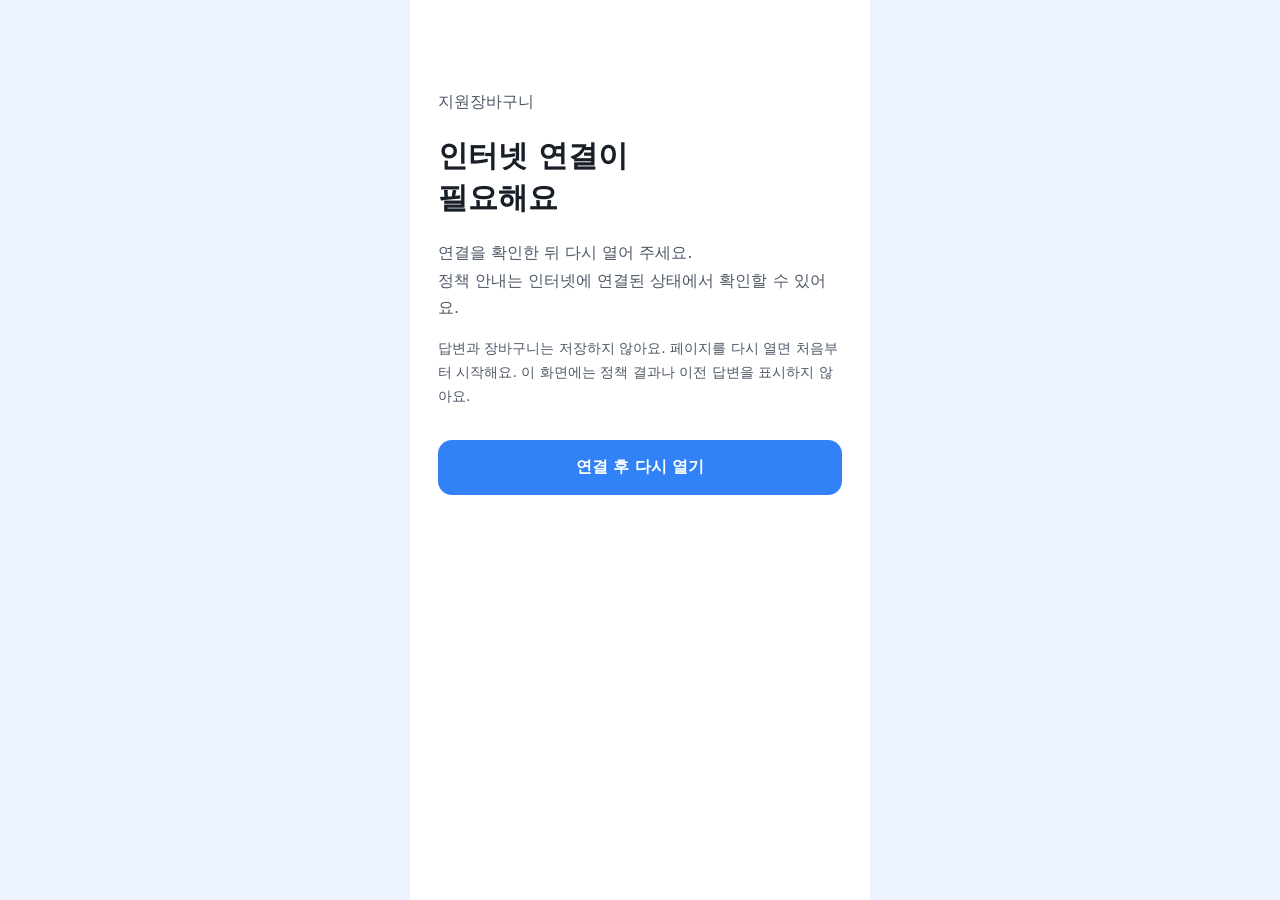
<file: demo/offline.html>
<!doctype html>
<html lang="ko"><head><meta charset="utf-8"><meta name="viewport" content="width=device-width,initial-scale=1"><meta name="theme-color" content="#3182f6"><title>연결이 필요해요 · 지원장바구니</title>
<style>body{margin:0;font-family:system-ui,sans-serif;color:#191f28;background:#eef4ff}main{box-sizing:border-box;max-width:460px;min-height:100dvh;margin:auto;padding:72px 28px;background:white}h1{font-size:30px;line-height:1.4}p{line-height:1.7;color:#4e5968}a{display:block;margin-top:32px;padding:17px;border-radius:14px;text-align:center;background:#3182f6;color:white;text-decoration:none;font-weight:700}.note{font-size:14px}a:focus-visible{outline:3px solid #191f28;outline-offset:4px}</style></head>
<body data-offline-page="jiwon-basket"><main><p>지원장바구니</p><h1>인터넷 연결이<br>필요해요</h1><p>연결을 확인한 뒤 다시 열어 주세요.<br>정책 안내는 인터넷에 연결된 상태에서 확인할 수 있어요.</p><p class="note">답변과 장바구니는 저장하지 않아요. 페이지를 다시 열면 처음부터 시작해요. 이 화면에는 정책 결과나 이전 답변을 표시하지 않아요.</p><a href="/demo/">연결 후 다시 열기</a></main></body></html>
</file>
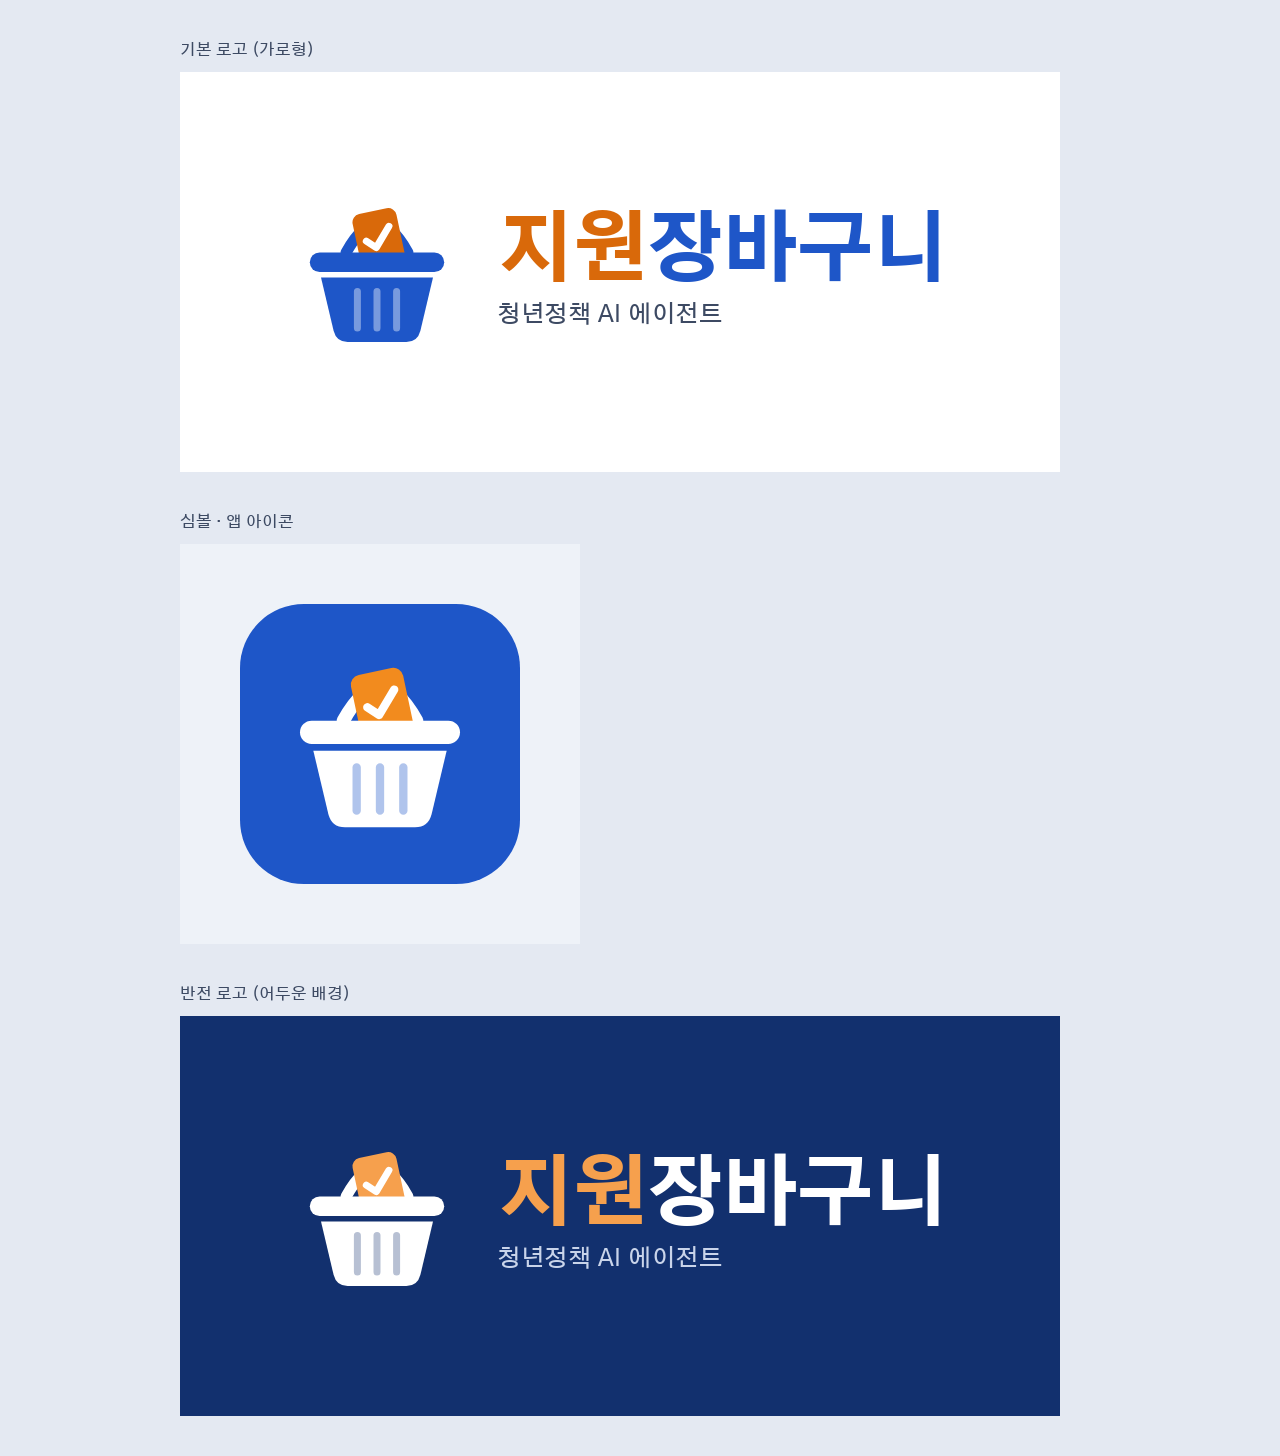
<file: assets/brand/logo-preview.html>
<!doctype html>
<html lang="ko">
<head>
<meta charset="utf-8">
<meta name="viewport" content="width=device-width, initial-scale=1">
<title>지원장바구니 로고</title>
<link rel="preconnect" href="https://fonts.googleapis.com">
<link rel="stylesheet" href="https://fonts.googleapis.com/css2?family=Gothic+A1:wght@500;800&display=swap">
<style>
  body { margin: 0; padding: 40px 24px; background: #E4E9F2; font-family: 'Gothic A1', 'Apple SD Gothic Neo', 'Malgun Gothic', sans-serif; color: #12306E; }
  main { max-width: 920px; margin: 0 auto; display: flex; flex-direction: column; gap: 40px; }
  h2 { margin: 0 0 12px; font-size: 16px; font-weight: 500; color: #3D4A63; }
  .scroll { overflow-x: auto; }
  .logo { width: 880px; height: 400px; display: flex; align-items: center; justify-content: center; gap: 36px; box-sizing: border-box; }
  .wordmark { font-size: 76px; font-weight: 800; letter-spacing: -2px; line-height: 1; }
  .tagline { font-size: 24px; font-weight: 500; letter-spacing: 0.5px; margin-top: 10px; }
  .light { background: #FFFFFF; }
  .dark { background: #12306E; color: #FFFFFF; }
  .symbol { width: 400px; height: 400px; background: #EEF2F8; display: flex; align-items: center; justify-content: center; }
  .icon { width: 280px; height: 280px; border-radius: 64px; background: #1E56C8; display: flex; align-items: center; justify-content: center; }
</style>
</head>
<body>
<main>

<section>
  <h2>기본 로고 (가로형)</h2>
  <div class="scroll">
    <div class="logo light">
      <svg width="168" height="168" viewBox="0 0 120 120" xmlns="http://www.w3.org/2000/svg" aria-label="지원장바구니 심볼">
        <path d="M38 46 Q60 6 82 46" fill="none" stroke="#1E56C8" stroke-width="8" stroke-linecap="round"/>
        <g transform="rotate(-12 62 40)">
          <rect x="46" y="16" width="32" height="40" rx="6" fill="#D9690A"/>
          <path d="M53 36 L59 42 L71 29" fill="none" stroke="#FFFFFF" stroke-width="5" stroke-linecap="round" stroke-linejoin="round"/>
        </g>
        <rect x="12" y="46" width="96" height="14" rx="7" fill="#1E56C8"/>
        <path d="M20 64 H100 L91 102 Q89 110 81 110 H39 Q31 110 29 102 Z" fill="#1E56C8"/>
        <path d="M46 74 V100 M60 74 V100 M74 74 V100" stroke="#FFFFFF" stroke-opacity="0.4" stroke-width="5" stroke-linecap="round"/>
      </svg>
      <div>
        <div class="wordmark"><span style="color:#D9690A">지원</span><span style="color:#1E56C8">장바구니</span></div>
        <div class="tagline" style="color:#3D4A63">청년정책 AI 에이전트</div>
      </div>
    </div>
  </div>
</section>

<section>
  <h2>심볼 · 앱 아이콘</h2>
  <div class="scroll">
    <div class="symbol">
      <div class="icon">
        <svg width="200" height="200" viewBox="0 0 120 120" xmlns="http://www.w3.org/2000/svg" aria-label="지원장바구니 앱 아이콘">
          <path d="M38 46 Q60 6 82 46" fill="none" stroke="#FFFFFF" stroke-width="8" stroke-linecap="round"/>
          <g transform="rotate(-12 62 40)">
            <rect x="46" y="16" width="32" height="40" rx="6" fill="#F28B1E"/>
            <path d="M53 36 L59 42 L71 29" fill="none" stroke="#FFFFFF" stroke-width="5" stroke-linecap="round" stroke-linejoin="round"/>
          </g>
          <rect x="12" y="46" width="96" height="14" rx="7" fill="#FFFFFF"/>
          <path d="M20 64 H100 L91 102 Q89 110 81 110 H39 Q31 110 29 102 Z" fill="#FFFFFF"/>
          <path d="M46 74 V100 M60 74 V100 M74 74 V100" stroke="#1E56C8" stroke-opacity="0.35" stroke-width="5" stroke-linecap="round"/>
        </svg>
      </div>
    </div>
  </div>
</section>

<section>
  <h2>반전 로고 (어두운 배경)</h2>
  <div class="scroll">
    <div class="logo dark">
      <svg width="168" height="168" viewBox="0 0 120 120" xmlns="http://www.w3.org/2000/svg" aria-label="지원장바구니 심볼">
        <path d="M38 46 Q60 6 82 46" fill="none" stroke="#FFFFFF" stroke-width="8" stroke-linecap="round"/>
        <g transform="rotate(-12 62 40)">
          <rect x="46" y="16" width="32" height="40" rx="6" fill="#F6A04D"/>
          <path d="M53 36 L59 42 L71 29" fill="none" stroke="#FFFFFF" stroke-width="5" stroke-linecap="round" stroke-linejoin="round"/>
        </g>
        <rect x="12" y="46" width="96" height="14" rx="7" fill="#FFFFFF"/>
        <path d="M20 64 H100 L91 102 Q89 110 81 110 H39 Q31 110 29 102 Z" fill="#FFFFFF"/>
        <path d="M46 74 V100 M60 74 V100 M74 74 V100" stroke="#12306E" stroke-opacity="0.3" stroke-width="5" stroke-linecap="round"/>
      </svg>
      <div>
        <div class="wordmark"><span style="color:#F6A04D">지원</span><span style="color:#FFFFFF">장바구니</span></div>
        <div class="tagline" style="color:#C9D4EA">청년정책 AI 에이전트</div>
      </div>
    </div>
  </div>
</section>

</main>
</body>
</html>
</file>
